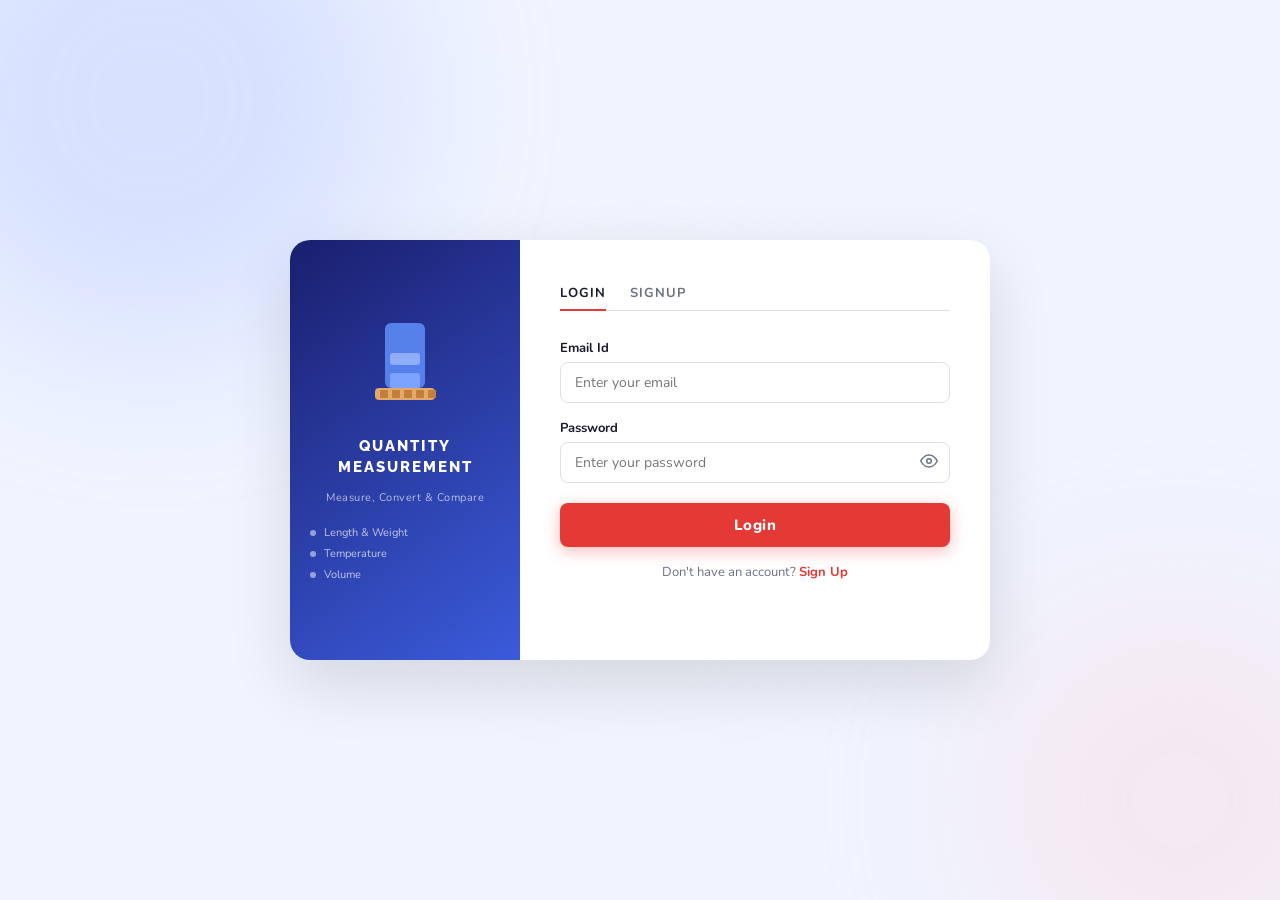
<file: html-css-js/index.html>
<!DOCTYPE html>
<html lang="en">
<head>
  <meta charset="UTF-8" />
  <meta name="viewport" content="width=device-width, initial-scale=1.0"/>
  <title>Quantity Measurement — Login</title>
  <link rel="stylesheet" href="/html-css-js/css/auth.css" />
  <link href="https://fonts.googleapis.com/css2?family=Nunito:wght@400;600;700;800&family=Raleway:wght@700;800&display=swap" rel="stylesheet"/>
</head>
<body>
  <div class="bg-scene">
    <div class="blob blob1"></div>
    <div class="blob blob2"></div>
    <div class="blob blob3"></div>
  </div>

  <div class="auth-card">
    <!-- Left Brand Panel -->
    <div class="brand-panel">
      <div class="brand-icon">
        <svg viewBox="0 0 80 100" xmlns="http://www.w3.org/2000/svg" width="80">
          <rect x="20" y="5" width="40" height="65" rx="6" fill="#5b8af5" opacity="0.9"/>
          <rect x="25" y="55" width="30" height="15" rx="3" fill="#7ba3ff"/>
          <rect x="25" y="35" width="30" height="12" rx="3" fill="#a8c0ff" opacity="0.7"/>
          <rect x="10" y="70" width="60" height="12" rx="4" fill="#e2a96a"/>
          <rect x="15" y="72" width="8" height="8" rx="1" fill="#c47d3a"/>
          <rect x="27" y="72" width="8" height="8" rx="1" fill="#c47d3a"/>
          <rect x="39" y="72" width="8" height="8" rx="1" fill="#c47d3a"/>
          <rect x="51" y="72" width="8" height="8" rx="1" fill="#c47d3a"/>
          <rect x="63" y="72" width="8" height="8" rx="1" fill="#c47d3a"/>
        </svg>
      </div>
      <h1 class="brand-name">QUANTITY<br/>MEASUREMENT</h1>
      <p class="brand-tagline">Measure, Convert &amp; Compare</p>
      <div class="brand-features">
        <div class="brand-feature"><span class="feat-dot"></span>Length &amp; Weight</div>
        <div class="brand-feature"><span class="feat-dot"></span>Temperature</div>
        <div class="brand-feature"><span class="feat-dot"></span>Volume</div>
      </div>
    </div>

    <!-- Right Form Panel -->
    <div class="form-panel">
      <div class="tabs">
        <button class="tab active" id="loginTab" onclick="switchTab('login')">LOGIN</button>
        <button class="tab" id="signupTab" onclick="switchTab('signup')">SIGNUP</button>
      </div>

      <!-- LOGIN FORM -->
      <div id="loginForm" class="form-section active-form">
        <div class="field">
          <label>Email Id</label>
          <input type="email" id="loginEmail" placeholder="Enter your email" />
        </div>
        <div class="field">
          <label>Password</label>
          <div class="pw-wrap">
            <input type="password" id="loginPassword" placeholder="Enter your password" />
            <button class="eye-btn" onclick="togglePw('loginPassword', this)" type="button">
              <svg viewBox="0 0 24 24" fill="none" stroke="currentColor" stroke-width="2"><path d="M1 12s4-8 11-8 11 8 11 8-4 8-11 8-11-8-11-8z"/><circle cx="12" cy="12" r="3"/></svg>
            </button>
          </div>
        </div>
        <div id="loginError" class="error-msg hidden"></div>
        <button class="btn-primary" onclick="doLogin()" type="button">Login</button>
        <p class="switch-link">Don't have an account? <a onclick="switchTab('signup')">Sign Up</a></p>
      </div>

      <!-- SIGNUP FORM -->
      <div id="signupForm" class="form-section hidden-form">
        <div class="field">
          <label>Full Name</label>
          <input type="text" id="signupName" placeholder="Enter your full name" />
        </div>
        <div class="field">
          <label>Email Id</label>
          <input type="email" id="signupEmail" placeholder="Enter your email" />
        </div>
        <div class="field">
          <label>Password</label>
          <div class="pw-wrap">
            <input type="password" id="signupPassword" placeholder="Create a password" oninput="validateSignupPw()" />
            <button class="eye-btn" onclick="togglePw('signupPassword', this)" type="button">
              <svg viewBox="0 0 24 24" fill="none" stroke="currentColor" stroke-width="2"><path d="M1 12s4-8 11-8 11 8 11 8-4 8-11 8-11-8-11-8z"/><circle cx="12" cy="12" r="3"/></svg>
            </button>
          </div>
          <span id="pwHint" class="hint-msg hidden">Min 6 characters.</span>
        </div>
        <div class="field">
          <label>Mobile Number</label>
          <input type="tel" id="signupMobile" placeholder="Enter mobile number" oninput="validateMobile()" maxlength="10"/>
          <span id="mobileHint" class="hint-msg hidden">Enter valid 10-digit number.</span>
        </div>
        <div id="signupError" class="error-msg hidden"></div>
        <button class="btn-primary" onclick="doSignup()" type="button">Create Account</button>
        <p class="switch-link">Already have an account? <a onclick="switchTab('login')">Login</a></p>
      </div>
    </div>
  </div>

  <script src="/html-css-js/js/auth.js"></script>
</body>
</html>
</file>
<file: html-css-js/css/auth.css>
*, *::before, *::after { box-sizing: border-box; margin: 0; padding: 0; }

:root {
  --red: #e53935;
  --red-dark: #c62828;
  --blue: #3b5bdb;
  --text: #1a1a2e;
  --muted: #6b7280;
  --border: #e0e0e0;
  --bg: #f0f4ff;
}

body {
  min-height: 100vh;
  display: flex;
  align-items: center;
  justify-content: center;
  font-family: 'Nunito', sans-serif;
  background: var(--bg);
  overflow: hidden;
}

/* Animated background blobs */
.bg-scene { position: fixed; inset: 0; pointer-events: none; z-index: 0; }
.blob {
  position: absolute;
  border-radius: 50%;
  filter: blur(80px);
  opacity: 0.35;
  animation: float 8s ease-in-out infinite;
}
.blob1 { width: 500px; height: 500px; background: #a8c0ff; top: -150px; left: -100px; animation-delay: 0s; }
.blob2 { width: 400px; height: 400px; background: #ffd6d6; bottom: -100px; right: -100px; animation-delay: 3s; }
.blob3 { width: 300px; height: 300px; background: #ffebc8; top: 50%; left: 50%; transform: translate(-50%,-50%); animation-delay: 5s; }
@keyframes float {
  0%, 100% { transform: translateY(0) scale(1); }
  50% { transform: translateY(-20px) scale(1.05); }
}

/* Auth card */
.auth-card {
  position: relative; z-index: 1;
  display: flex;
  background: #fff;
  border-radius: 20px;
  box-shadow: 0 24px 64px rgba(0,0,0,0.12);
  overflow: hidden;
  width: min(700px, 95vw);
  min-height: 420px;
  animation: slideUp 0.5s ease;
}
@keyframes slideUp {
  from { opacity: 0; transform: translateY(30px); }
  to   { opacity: 1; transform: translateY(0); }
}

/* Brand panel */
.brand-panel {
  width: 230px;
  flex-shrink: 0;
  background: linear-gradient(145deg, #1a1f6e 0%, #3b5bdb 100%);
  display: flex;
  flex-direction: column;
  align-items: center;
  justify-content: center;
  padding: 32px 20px;
  gap: 12px;
}
.brand-name {
  font-family: 'Raleway', sans-serif;
  font-size: 15px;
  font-weight: 800;
  color: #fff;
  text-align: center;
  letter-spacing: 2px;
  line-height: 1.4;
}
.brand-tagline {
  font-size: 11px;
  color: rgba(255,255,255,0.65);
  text-align: center;
  letter-spacing: 0.5px;
}
.brand-features {
  margin-top: 8px;
  display: flex;
  flex-direction: column;
  gap: 6px;
  width: 100%;
}
.brand-feature {
  display: flex;
  align-items: center;
  gap: 8px;
  font-size: 11px;
  color: rgba(255,255,255,0.7);
}
.feat-dot {
  width: 6px; height: 6px;
  border-radius: 50%;
  background: rgba(255,255,255,0.5);
  flex-shrink: 0;
}

/* Form panel */
.form-panel {
  flex: 1;
  padding: 36px 40px;
  display: flex;
  flex-direction: column;
  overflow-y: auto;
}

/* Tabs */
.tabs {
  display: flex;
  gap: 24px;
  margin-bottom: 28px;
  border-bottom: 1px solid var(--border);
}
.tab {
  background: none;
  border: none;
  padding: 8px 0;
  font-family: 'Nunito', sans-serif;
  font-size: 13px;
  font-weight: 700;
  letter-spacing: 1px;
  color: var(--muted);
  cursor: pointer;
  position: relative;
  transition: color 0.25s;
}
.tab::after {
  content: '';
  position: absolute;
  bottom: -1px; left: 0; right: 0;
  height: 2px;
  background: var(--red);
  transform: scaleX(0);
  transition: transform 0.25s cubic-bezier(0.4,0,0.2,1);
  transform-origin: left;
}
.tab.active { color: var(--text); }
.tab.active::after { transform: scaleX(1); }

/* Form sections with smooth slide transition */
.form-section {
  display: flex;
  flex-direction: column;
  gap: 16px;
  transition: opacity 0.3s ease, transform 0.3s ease;
}
.active-form {
  opacity: 1;
  transform: translateX(0);
  pointer-events: all;
}
.hidden-form {
  display: none;
  opacity: 0;
  transform: translateX(20px);
  pointer-events: none;
}

/* Fields */
.field { display: flex; flex-direction: column; gap: 5px; }
.field label { font-size: 13px; font-weight: 700; color: var(--text); }
.field input {
  padding: 10px 14px;
  border: 1.5px solid var(--border);
  border-radius: 8px;
  font-family: 'Nunito', sans-serif;
  font-size: 14px;
  color: var(--text);
  transition: border-color 0.2s, box-shadow 0.2s, background 0.2s;
  outline: none;
  background: #fff;
}
.field input:hover {
  border-color: #b0b8e0;
}
.field input:focus {
  border-color: var(--blue);
  box-shadow: 0 0 0 3px rgba(59,91,219,0.12);
  background: #f8faff;
}
.field input.error { border-color: var(--red); }

.pw-wrap { position: relative; }
.pw-wrap input { width: 100%; padding-right: 44px; }
.eye-btn {
  position: absolute; right: 10px; top: 50%; transform: translateY(-50%);
  background: none; border: none; cursor: pointer;
  color: var(--muted); width: 22px; height: 22px;
  transition: color 0.2s;
}
.eye-btn:hover { color: var(--blue); }
.eye-btn svg { width: 18px; height: 18px; }

/* Hint / error */
.hint-msg { font-size: 12px; color: var(--red); margin-top: 2px; }
.error-msg {
  font-size: 12px; color: var(--red); font-weight: 600;
  background: #fff5f5;
  border: 1px solid #ffd0d0;
  padding: 8px 12px;
  border-radius: 6px;
}
.hidden { display: none; }

/* Primary button */
.btn-primary {
  margin-top: 4px;
  background: var(--red);
  color: #fff;
  border: none;
  border-radius: 8px;
  padding: 12px;
  font-family: 'Nunito', sans-serif;
  font-size: 15px;
  font-weight: 800;
  letter-spacing: 0.5px;
  cursor: pointer;
  transition: background 0.2s, transform 0.15s, box-shadow 0.2s;
  box-shadow: 0 4px 16px rgba(229,57,53,0.35);
  position: relative;
  overflow: hidden;
}
.btn-primary::after {
  content: '';
  position: absolute;
  inset: 0;
  background: rgba(255,255,255,0.15);
  opacity: 0;
  transition: opacity 0.2s;
}
.btn-primary:hover {
  background: var(--red-dark);
  box-shadow: 0 8px 24px rgba(229,57,53,0.45);
  transform: translateY(-1px);
}
.btn-primary:hover::after { opacity: 1; }
.btn-primary:active { transform: scale(0.98) translateY(0); }

.switch-link {
  text-align: center;
  font-size: 13px;
  color: var(--muted);
}
.switch-link a {
  color: var(--red);
  font-weight: 700;
  cursor: pointer;
  text-decoration: none;
  transition: opacity 0.2s;
}
.switch-link a:hover { text-decoration: underline; opacity: 0.8; }

/* ── Responsive ── */
@media (max-width: 640px) {
  body {
    align-items: center;
    justify-content: center;
    padding: 16px;
    overflow: auto;
    min-height: 100vh;
    /* Fallback for short content */
    align-items: safe center;
  }
  .auth-card {
    flex-direction: column;
    width: 100%;
    max-width: 420px;
    min-height: unset;
    border-radius: 16px;
    margin: auto;
  }
  .brand-panel {
    width: 100%;
    padding: 18px 20px;
    flex-direction: row;
    gap: 12px;
    border-radius: 0;
    justify-content: flex-start;
    align-items: center;
  }
  .brand-icon svg { width: 40px; }
  .brand-features { display: none; }
  .brand-name { font-size: 13px; }
  .brand-tagline { font-size: 10px; }
  .form-panel { padding: 20px 20px 28px; }
  .tabs { margin-bottom: 20px; }
}

@media (min-width: 641px) and (max-width: 768px) {
  .auth-card { width: 92vw; }
  .brand-panel { width: 190px; }
  .form-panel { padding: 28px 28px; }
}
</file>
<file: html-css-js/css/dashboard.css>
*, *::before, *::after { box-sizing: border-box; margin: 0; padding: 0; }

:root {
  --blue: #3b5bdb;
  --blue-dark: #1a3db5;
  --blue-light: #eef2ff;
  --red: #e53935;
  --text: #1a1a2e;
  --muted: #6b7280;
  --border: #e0e7ff;
  --bg: #f0f4ff;
  --card-bg: #fff;
  --shadow: 0 2px 16px rgba(59,91,219,0.08);
  --transition: 0.22s cubic-bezier(0.4,0,0.2,1);
}

body {
  font-family: 'Nunito', sans-serif;
  background: var(--bg);
  min-height: 100vh;
  color: var(--text);
}

/* ── Navbar ── */
.navbar {
  background: linear-gradient(90deg, #1a1f6e 0%, var(--blue) 100%);
  padding: 0 32px;
  height: 54px;
  display: flex;
  align-items: center;
  justify-content: space-between;
  box-shadow: 0 2px 12px rgba(26,31,110,0.25);
  position: sticky; top: 0; z-index: 100;
}
.nav-brand {
  display: flex;
  align-items: center;
  gap: 12px;
  font-family: 'Raleway', sans-serif;
  font-size: 16px;
  font-weight: 800;
  color: #fff;
  letter-spacing: 0.5px;
}
.nav-brand-text { display: block; }
.nav-right { display: flex; align-items: center; gap: 16px; }
.user-greet { color: rgba(255,255,255,0.8); font-size: 13px; font-weight: 600; }
.logout-btn {
  background: rgba(255,255,255,0.15);
  border: 1.5px solid rgba(255,255,255,0.4);
  color: #fff;
  padding: 6px 18px;
  border-radius: 8px;
  font-family: 'Nunito', sans-serif;
  font-size: 13px;
  font-weight: 700;
  cursor: pointer;
  transition: background var(--transition), transform 0.15s;
}
.logout-btn:hover { background: rgba(255,255,255,0.28); transform: translateY(-1px); }
.logout-btn:active { transform: scale(0.97); }

/* ── Main layout ── */
.main {
  max-width: 880px;
  margin: 28px auto;
  padding: 0 20px;
  display: flex;
  flex-direction: column;
  gap: 20px;
}

/* ── Section card ── */
.section {
  background: var(--card-bg);
  border-radius: 16px;
  padding: 24px 28px;
  box-shadow: var(--shadow);
  animation: fadeIn 0.4s ease both;
}
.section:nth-child(2) { animation-delay: 0.07s; }
.section:nth-child(3) { animation-delay: 0.14s; }
@keyframes fadeIn {
  from { opacity: 0; transform: translateY(12px); }
  to   { opacity: 1; transform: translateY(0); }
}
.section-label {
  font-size: 11px;
  font-weight: 800;
  letter-spacing: 2px;
  color: var(--muted);
  margin-bottom: 16px;
}

/* ── Type grid ── */
.type-grid {
  display: grid;
  grid-template-columns: repeat(4, 1fr);
  gap: 14px;
}
.type-card {
  border: 2px solid var(--border);
  border-radius: 14px;
  padding: 18px 12px 14px;
  cursor: pointer;
  display: flex;
  flex-direction: column;
  align-items: center;
  gap: 10px;
  transition: border-color var(--transition), box-shadow var(--transition), transform var(--transition), background var(--transition);
  font-size: 13px;
  font-weight: 700;
  color: var(--muted);
  background: #fafbff;
  user-select: none;
}
.type-card:hover {
  border-color: var(--blue);
  box-shadow: 0 6px 20px rgba(59,91,219,0.15);
  transform: translateY(-3px);
  color: var(--blue);
}
.type-card:active { transform: translateY(-1px) scale(0.98); }
.type-card.active {
  border-color: var(--blue);
  background: var(--blue-light);
  color: var(--blue);
  box-shadow: 0 4px 16px rgba(59,91,219,0.18);
}
.type-icon { width: 40px; height: 40px; }
.type-icon svg { width: 100%; height: 100%; transition: transform var(--transition); }
.type-card:hover .type-icon svg { transform: scale(1.12); }

/* ── Action tabs ── */
.action-tabs {
  display: flex;
  gap: 0;
  background: #f3f4f6;
  border-radius: 10px;
  padding: 4px;
  width: fit-content;
}
.action-tab {
  background: none;
  border: none;
  padding: 8px 22px;
  border-radius: 8px;
  font-family: 'Nunito', sans-serif;
  font-size: 14px;
  font-weight: 700;
  color: var(--muted);
  cursor: pointer;
  transition: background var(--transition), color var(--transition), box-shadow var(--transition), transform 0.15s;
  position: relative;
}
.action-tab:hover:not(.active) {
  color: var(--text);
  background: rgba(59,91,219,0.07);
}
.action-tab.active {
  background: var(--blue);
  color: #fff;
  box-shadow: 0 2px 10px rgba(59,91,219,0.35);
}

/* ── Input panel ── */
#twoInputLayout {
  display: flex;
  align-items: flex-end;
  gap: 20px;
  flex-wrap: wrap;
}
.input-group {
  flex: 1;
  min-width: 140px;
  display: flex;
  flex-direction: column;
  gap: 8px;
}
.input-label {
  font-size: 11px;
  font-weight: 800;
  letter-spacing: 2px;
  color: var(--muted);
}
.num-input {
  font-family: 'Raleway', sans-serif;
  font-size: 32px;
  font-weight: 800;
  color: var(--text);
  border: none;
  border-bottom: 2px solid var(--border);
  outline: none;
  background: none;
  width: 100%;
  padding: 4px 0;
  transition: border-color var(--transition);
}
.num-input:focus { border-bottom-color: var(--blue); }
.unit-select {
  margin-top: 2px;
  padding: 8px 12px;
  border: 1.5px solid var(--border);
  border-radius: 8px;
  font-family: 'Nunito', sans-serif;
  font-size: 14px;
  font-weight: 700;
  color: var(--text);
  background: #fff;
  cursor: pointer;
  outline: none;
  transition: border-color var(--transition), box-shadow var(--transition);
  appearance: auto;
}
.unit-select:hover { border-color: #b0b8e0; }
.unit-select:focus { border-color: var(--blue); box-shadow: 0 0 0 3px rgba(59,91,219,0.1); }

/* ── Operator box ── */
.operator-box {
  display: flex;
  align-items: center;
  justify-content: center;
  padding-bottom: 28px;
  min-width: 70px;
  position: relative;
}

/* ── Arrow (comparison/conversion) ── */
#arrowOrOp { display: flex; align-items: center; justify-content: center; }

/* ── Arithmetic: custom dropdown ── */
.arith-ops { display: none; position: relative; width: 100%; }
.op-dropdown-btn {
  display: flex;
  align-items: center;
  gap: 8px;
  padding: 10px 16px;
  border-radius: 10px;
  border: 2px solid var(--border);
  background: #fff;
  font-size: 20px;
  font-weight: 800;
  color: var(--blue);
  cursor: pointer;
  transition: border-color var(--transition), box-shadow var(--transition), background var(--transition), transform 0.15s;
  white-space: nowrap;
  min-width: 64px;
  justify-content: center;
  user-select: none;
}
.op-dropdown-btn:hover {
  border-color: var(--blue);
  box-shadow: 0 4px 14px rgba(59,91,219,0.18);
  background: var(--blue-light);
  transform: translateY(-2px);
}
.op-dropdown-btn:active { transform: scale(0.96); }
.op-caret {
  font-size: 10px;
  color: var(--muted);
  transition: transform var(--transition);
  flex-shrink: 0;
}
.op-caret.open { transform: rotate(180deg); }

.op-menu {
  position: absolute;
  bottom: calc(100% + 8px);
  left: 50%;
  transform: translateX(-50%) translateY(8px);
  background: #fff;
  border: 1.5px solid var(--border);
  border-radius: 12px;
  box-shadow: 0 -4px 28px rgba(59,91,219,0.15), 0 2px 8px rgba(59,91,219,0.08);
  overflow: hidden;
  z-index: 200;
  min-width: 150px;
  opacity: 0;
  pointer-events: none;
  transition: opacity 0.22s ease, transform 0.22s cubic-bezier(0.4,0,0.2,1);
}
.op-menu.open {
  opacity: 1;
  pointer-events: all;
  transform: translateX(-50%) translateY(0);
}
.op-menu-item {
  display: flex;
  align-items: center;
  gap: 12px;
  padding: 10px 16px;
  cursor: pointer;
  font-size: 14px;
  font-weight: 700;
  color: var(--text);
  transition: background var(--transition), color var(--transition);
  border-bottom: 1px solid var(--border);
}
.op-menu-item:last-child { border-bottom: none; }
.op-menu-item:hover { background: var(--blue-light); color: var(--blue); }
.op-menu-item.selected { background: var(--blue-light); color: var(--blue); }
.op-symbol {
  width: 28px; height: 28px;
  display: flex; align-items: center; justify-content: center;
  border-radius: 6px;
  background: var(--blue-light);
  color: var(--blue);
  font-size: 16px;
  font-weight: 900;
  flex-shrink: 0;
  transition: background var(--transition), color var(--transition);
}
.op-menu-item:hover .op-symbol,
.op-menu-item.selected .op-symbol {
  background: var(--blue);
  color: #fff;
}

/* ── Result box ── */
.result-box {
  margin-top: 24px;
  display: flex;
  align-items: center;
  gap: 14px;
  background: var(--blue-light);
  border-radius: 10px;
  padding: 14px 20px;
  border-left: 4px solid var(--blue);
  min-height: 52px;
  transition: all 0.25s ease;
}
@keyframes popIn {
  from { opacity: 0; transform: scale(0.97) translateY(4px); }
  to   { opacity: 1; transform: scale(1) translateY(0); }
}
.result-pop { animation: popIn 0.28s ease both; }
#resultText {
  font-size: 17px;
  font-weight: 800;
  color: var(--blue);
  letter-spacing: 0.2px;
}
#resultText.error { color: var(--red); }

/* ── Responsive ── */
@media (max-width: 640px) {
  .navbar { padding: 0 14px; height: 50px; }
  .nav-brand { font-size: 13px; gap: 8px; }
  .nav-brand-text { display: none; }
  .user-greet { display: none; }
  .main { margin: 14px auto; padding: 0 12px; gap: 14px; }
  .section { padding: 18px 16px; }
  .type-grid { grid-template-columns: repeat(2, 1fr); gap: 10px; }
  .action-tabs { width: 100%; }
  .action-tab { flex: 1; padding: 8px 10px; font-size: 13px; }
  #twoInputLayout { gap: 10px; }
  .num-input { font-size: 24px; }
  .operator-box { padding-bottom: 16px; }
  #resultText { font-size: 14px; }
}

@media (min-width: 641px) and (max-width: 900px) {
  .main { max-width: 98vw; }
  .type-grid { grid-template-columns: repeat(4, 1fr); }
}
</file>
